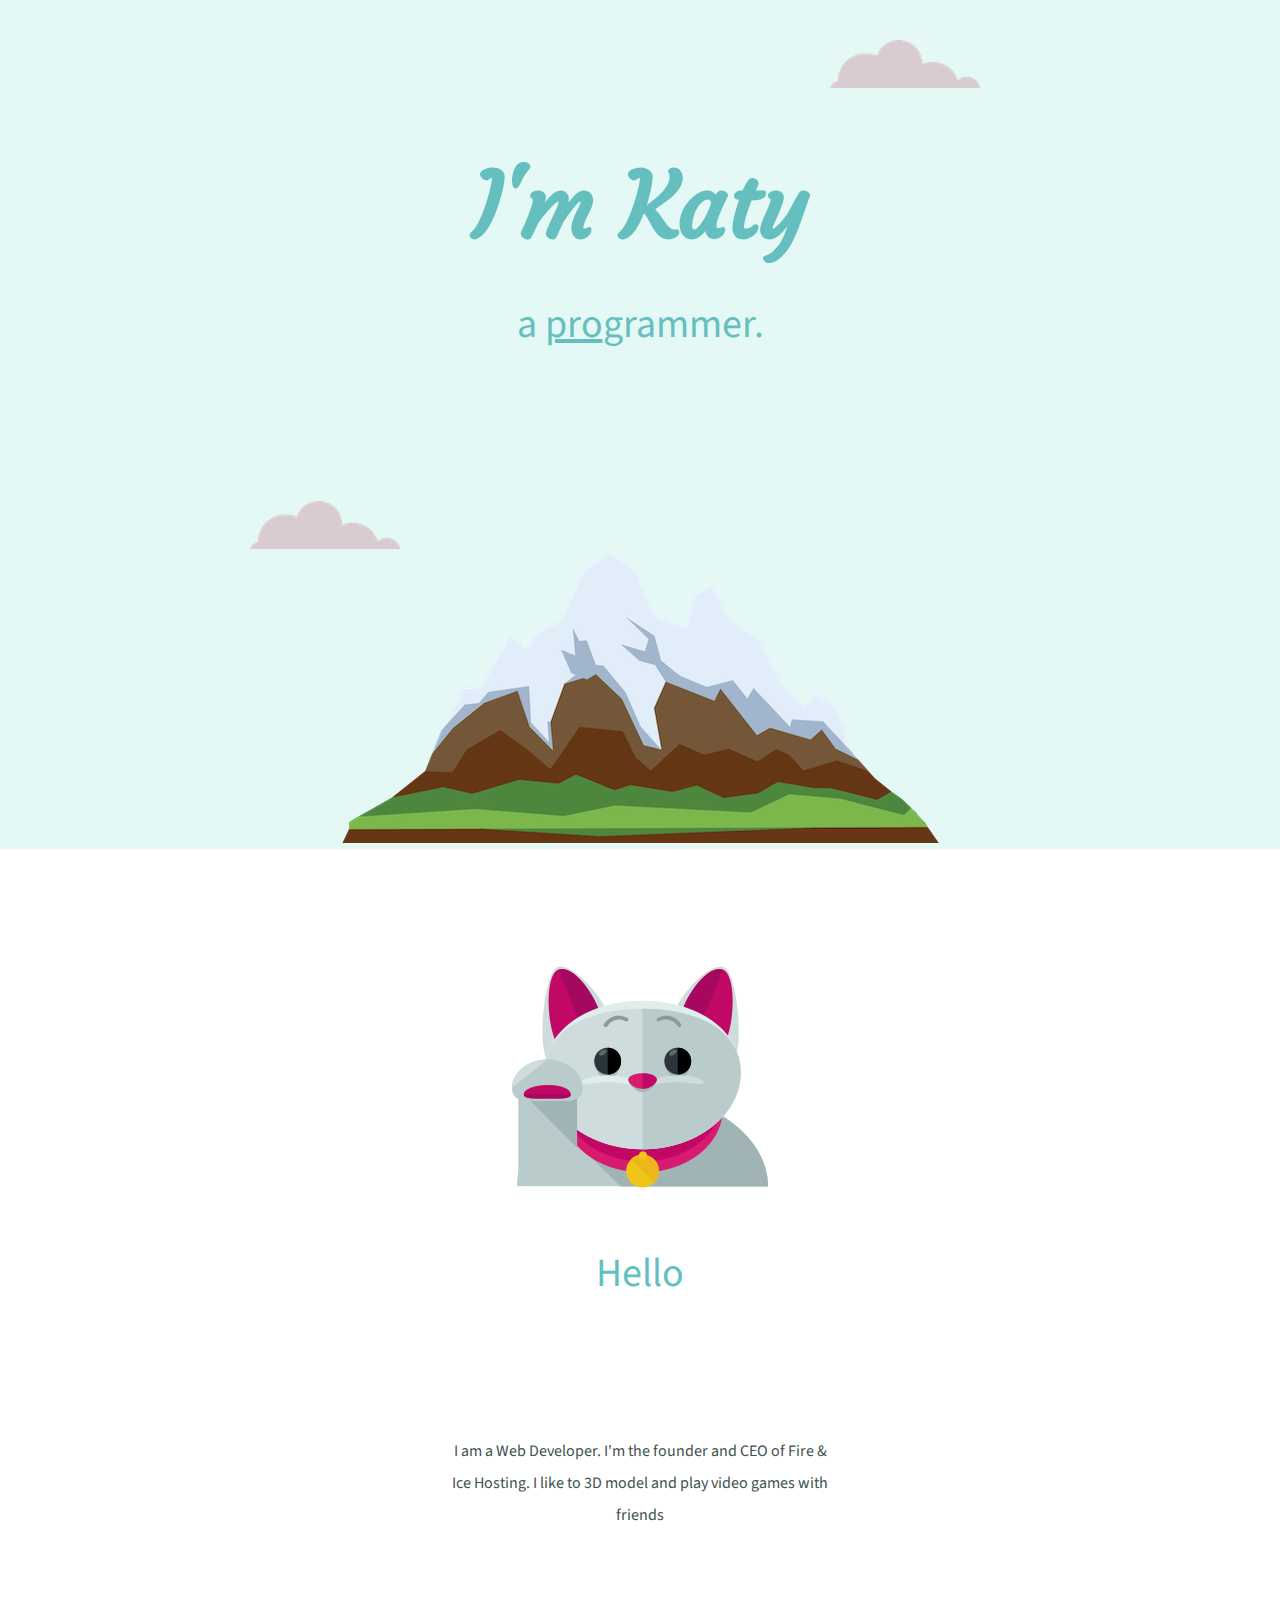
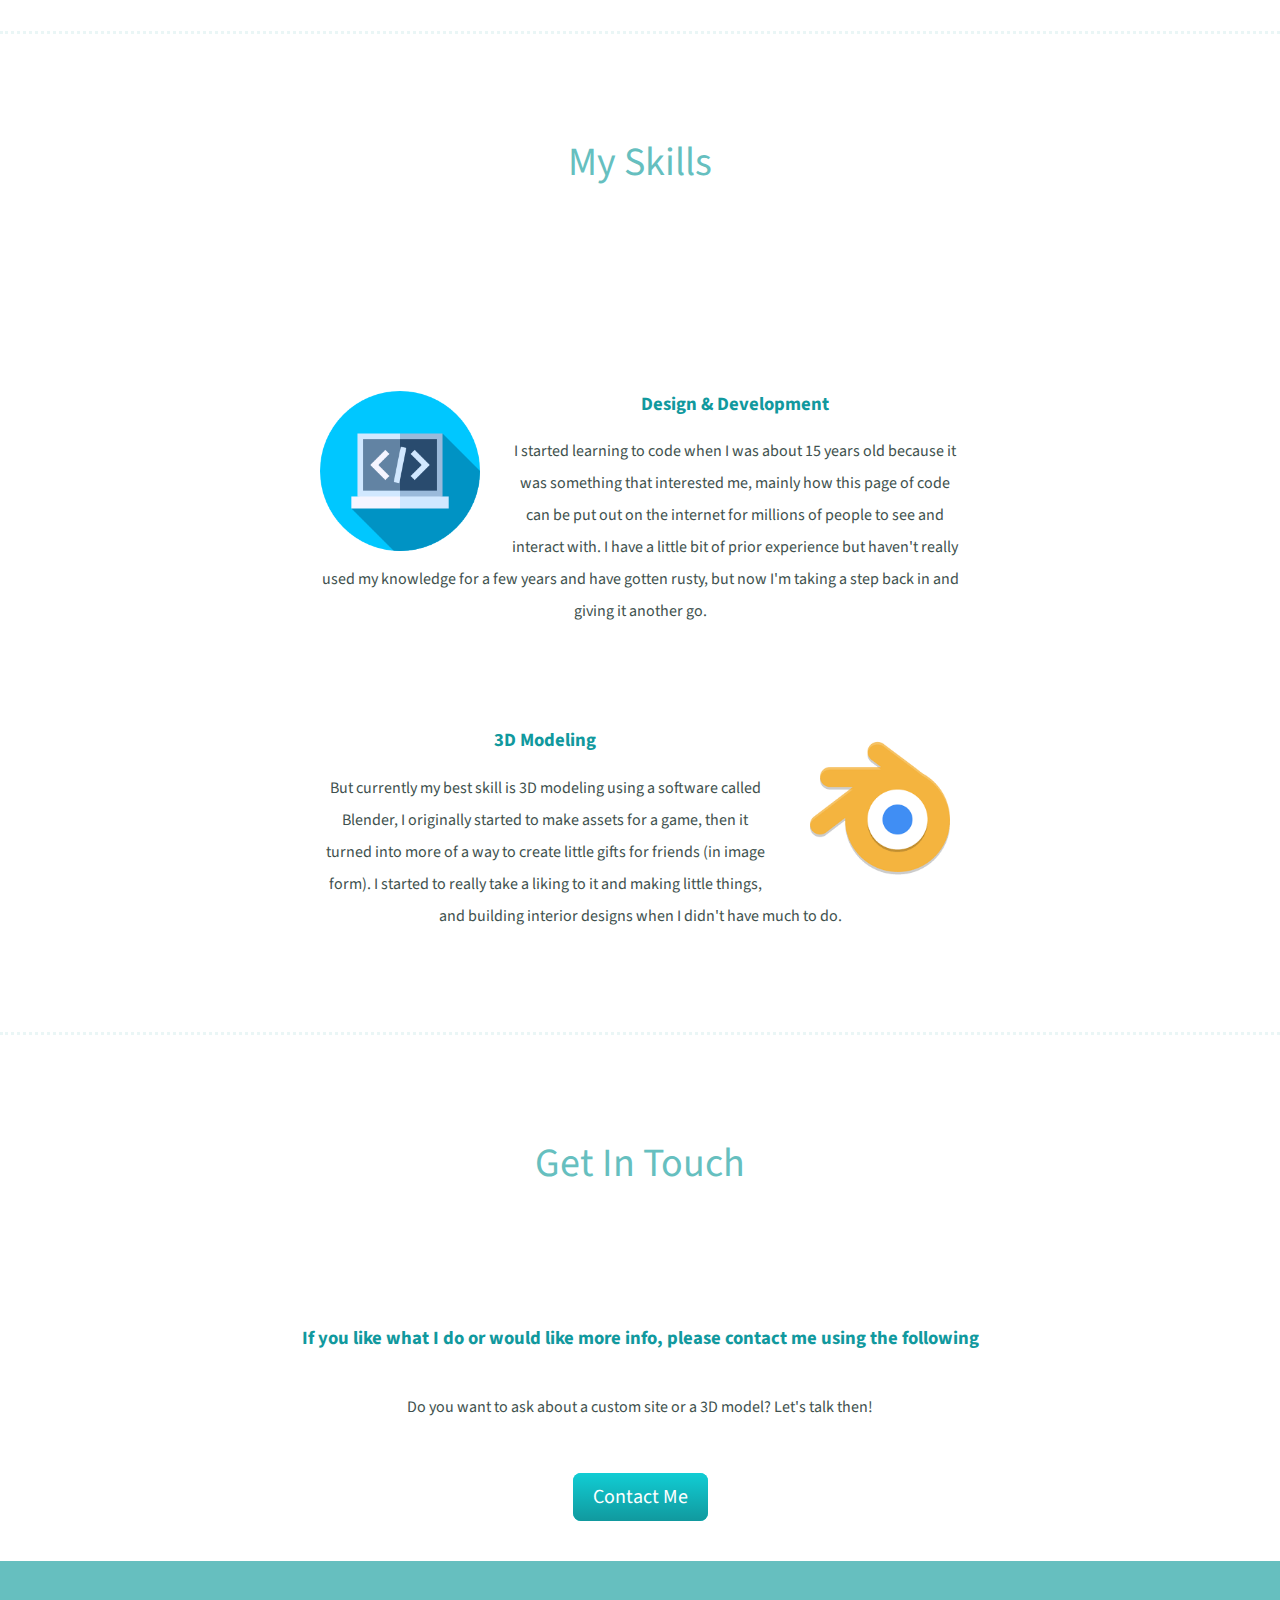
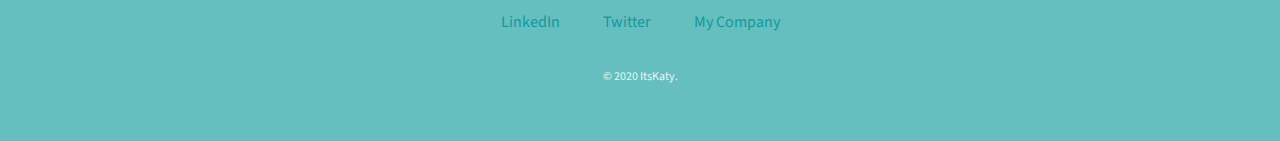
<file: index.html>
<!DOCTYPE html>
<html lang="en">
<head>
  <meta charset="UTF-8">
  <meta name="viewport" content="width=device-width, initial-scale=1.0">
  <meta http-equiv="X-UA-Compatible" content="ie=edge">
  <link rel="stylesheet" href="css/styles.css">
  <link href="https://fonts.googleapis.com/css2?family=Source+Sans+Pro&display=swap" rel="stylesheet">
  <link href="https://fonts.googleapis.com/css2?family=Courgette&display=swap" rel="stylesheet">
  <link rel="icon" href="images/favicon.ico">
  <title>ItsKaty</title>
</head>
<body>
  <div class="top-container">
    <img class="top-cloud"
    src="images/cloud.png" alt="cloud-img">
    <h1>I'm Katy</h1>
    <h2>a <span class="pro">pro</span>grammer.</h2>
    <img class="bottom-cloud" src="images/cloud.png" alt="could-img">
    <img src="images/mountain.png" alt="mountain-img">
  </div>
  <div class="middle-container">
    <div class="profile">
      <img src="images/katy.png" alt="katy-img">
      <h2>Hello</h2>
      <p class="intro">I am a Web Developer. I'm the founder and CEO of Fire & Ice Hosting. I like to 3D model and play video games with friends</p>
    </div>
    <hr>
    <div class="skills">
      <h2>My Skills</h2>
      <div class="skill-row">
        <img class="code-img" src="images/code.png" alt="code-img">

        <h3>Design & Development</h3>
        <p>I started learning to code when I was about 15 years old because it was something that interested me, mainly how this page of code can be put out on the internet for millions of people to see and interact with. I have a little bit of prior experience but haven't really used my knowledge for a few years and have gotten rusty, but now I'm taking a step back in and giving it another go.</p>
      </div>
    </div>
    <div class="skill-row">
      <img class="blender-img" src="[data-uri]" alt="blender-img">
      <h3>3D Modeling</h3>
      <p>But currently my best skill is 3D modeling using a software called Blender, I originally started to make assets for a game, then it turned into more of a way to create little gifts for friends (in image form). I started to really take a liking to it and making little things, and building interior designs when I didn't have much to do. </p>
    </div>
  </div>
  <hr>
  <div class="contact-me">
    <h2>Get In Touch</h2>
    <h3>If you like what I do or would like more info, please contact me using the following</h3>
    <p class="contact-message">Do you want to ask about a custom site or a 3D model? Let's talk then!</p>
    <a class="btn" href="mailto:its_kitty@icloud.com">Contact Me</a>
  </div>
  <div class="bottom-container">
    <a class="footer-link" href="https://www.linkedin.com/">LinkedIn</a>
    <a class="footer-link" href="https://twitter.com/">Twitter</a>
    <a class="footer-link" href="https://fireandicehosting.com">My Company</a>
    <p class="copyright">© 2020 ItsKaty.</p>
  </div>
</body>
</html>
</file>
<file: css/styles.css>
body {
  color: #40514E;
  margin: 0;
  text-align: center;
  font-family: 'Source Sans Pro', sans-serif;
}
h1 {
  color: #66BFBF;
  font-size: 5.625rem;
  margin: 50px auto 0 auto;
  font-family: Courgette, cursive;
}
h2 {
  color: #66BFBF;
  font-family: 'Source Sans Pro', sans-serif;
  font-size: 2.5rem;
  font-weight: normal;
  padding-bottom: 100px;
}
h3 {
  color: #11999E;
  font-family: 'Source Sans Pro', sans-serif;
}
p {
  line-height: 2;
}
hr {
  border: dotted #EAF6F6;
  border-bottom: none;
  width: 45;
  margin: 100px auto;
}
a {
  color: #11999E;
  font-family: 'Source Sans Pro', sans-serif;
  margin: 10px 20px;
  text-decoration: none;
}
a:hover {
  color: #EAF6F6
}
.top-container {
  background-color: #E4F9F5;
  position: relative;
  padding-top: 100px;
}

.middle-container {
  margin: 100px 0;
}
.bottom-container {
  background-color: #66BFBF;
  padding: 50px 0 20px;
}
.skill-row {
  width: 50%;
  margin: 100px auto 100px auto;
}
.pro {
  text-decoration: underline;
}
.intro {
  width: 30%;
  margin: auto;
}
.contact-message {
  width: 40%;
  margin: 40px auto 60px;
}
.contact-me {
  margin-bottom: 50px;
}
.copyright {
  color: #EAF6F6;
  font-size: 0.75rem;
  padding: 20px 0;
}
.top-cloud {
  position: absolute;
  right: 300px;
  top: 40px;
}

.bottom-cloud {
  position: absolute;
  left: 250px;
  bottom: 300px;
}
.code-img {
  width: 25%;
  float: left;
  margin-right: 30px;
}
.blender-img {
  width: 25%;
  float: right;
  margin-left: 30px;
}
.btn {
  background: #11cdd4;
  background-image: -webkit-linear-gradient(top, #11cdd4, #11999e);
  background-image: -moz-linear-gradient(top, #11cdd4, #11999e);
  background-image: -ms-linear-gradient(top, #11cdd4, #11999e);
  background-image: -o-linear-gradient(top, #11cdd4, #11999e);
  background-image: linear-gradient(to bottom, #11cdd4, #11999e);
  -webkit-border-radius: 8;
  -moz-border-radius: 8;
  border-radius: 8px;
  font-family: 'Source Sans Pro', sans-serif;
  color: #ffffff;
  font-size: 20px;
  padding: 10px 20px 10px 20px;
  text-decoration: none;
}
.btn:hover {
  background: #30e3cb;
  background-image: -webkit-linear-gradient(top, #30e3cb, #2bc4ad);
  background-image: -moz-linear-gradient(top, #30e3cb, #2bc4ad);
  background-image: -ms-linear-gradient(top, #30e3cb, #2bc4ad);
  background-image: -o-linear-gradient(top, #30e3cb, #2bc4ad);
  background-image: linear-gradient(to bottom, #30e3cb, #2bc4ad);
  text-decoration: none;
}
</file>
